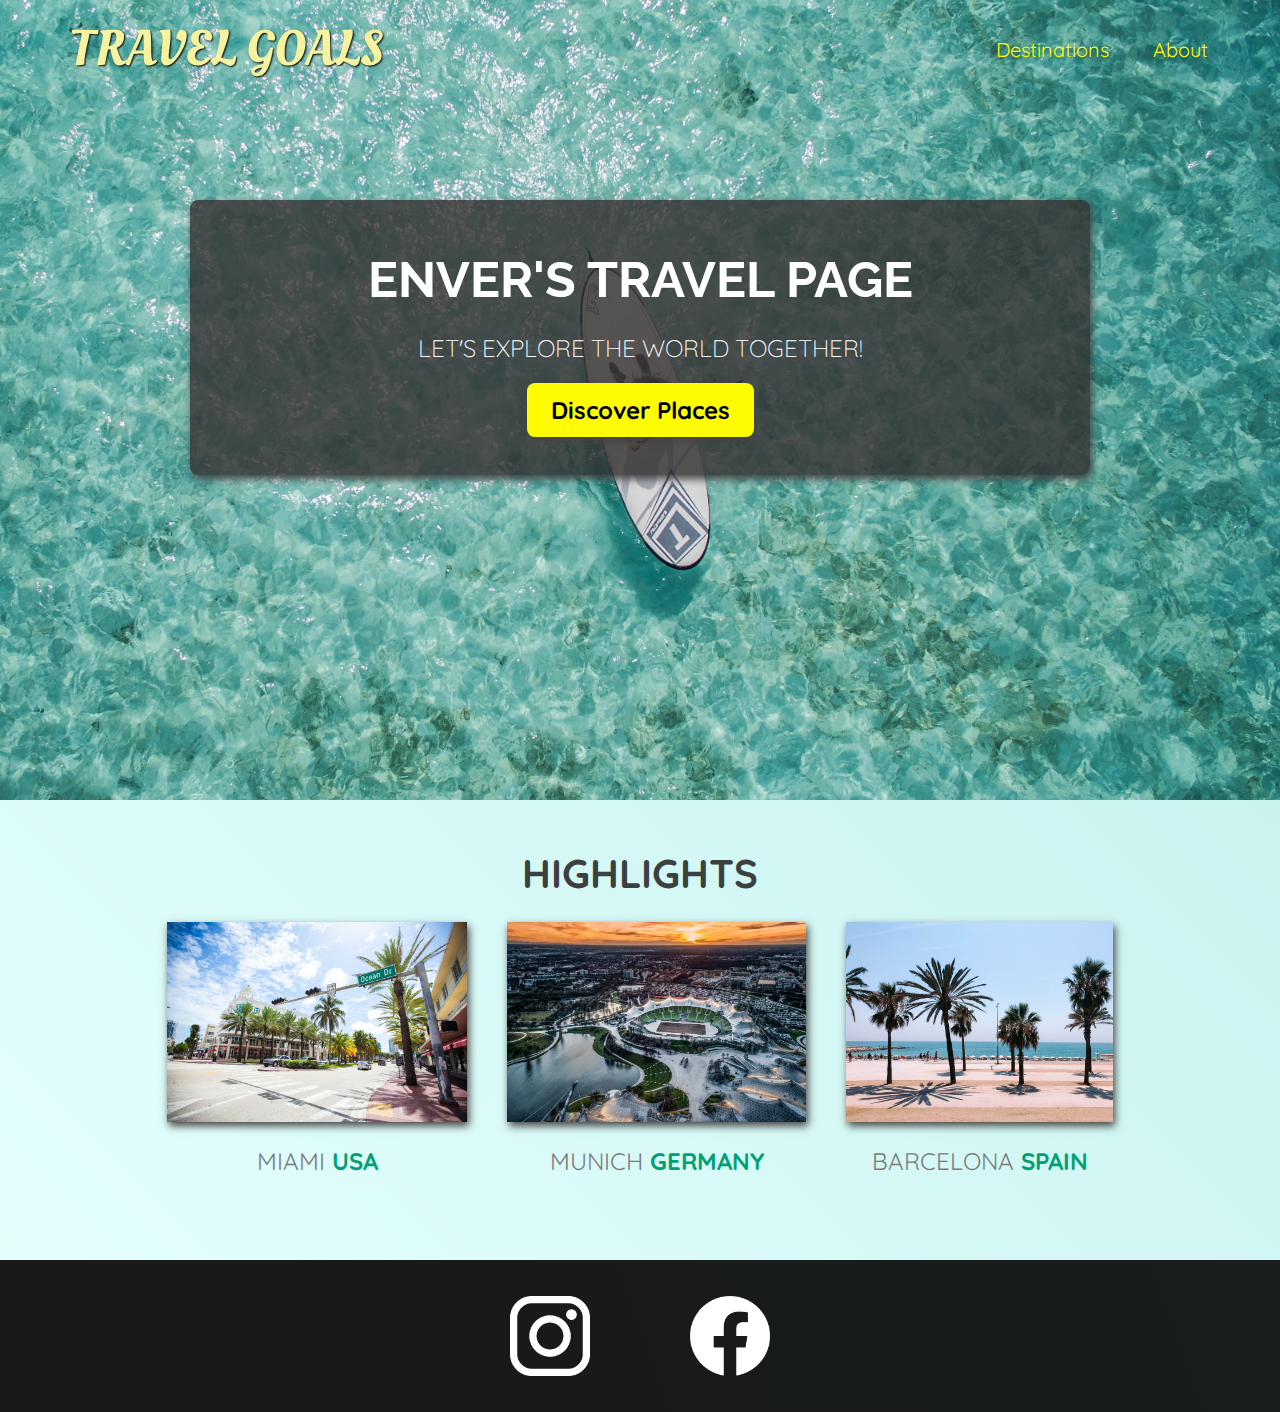
<file: index.html>
<!DOCTYPE html>
<html lang="en">
  <head>
    <meta charset="UTF-8" />
    <link
      href="https://fonts.googleapis.com/css2?family=Raleway:wght@700&family=Oleo+Script:wght@700&family=Quicksand:wght@300;500;700&display=swap"
      rel="stylesheet"
    />
    <link rel="stylesheet" href="shared.css" />
    <link rel="stylesheet" href="styles.css" />
    <title>Travel Goals</title>
  </head>
  <body>
    <header>
      <div id="page-logo">
        <a href="/index.html">Travel Goals</a>
      </div>

      <nav>
        <ul>
          <li><a href="/places.html">Destinations</a></li>
          <li><a href="">About</a></li>
        </ul>
      </nav>
    </header>
    <main>
      <section id="hero">
        <div id="hero-content">
          <h1>Enver's Travel page</h1>
          <p>Let's explore the world together!</p>
          <a href="/places.html">Discover Places</a>
        </div>
      </section>

      <section id="highlights">
        <h2>Highlights</h2>
        <ul id="destinations">
          <li class="destination">
            <img
              src="/images/places/miami.jpg"
              alt="Miami streets on sunny day"
            />
            <p>Miami <strong>USA</strong></p>
          </li>
          <li class="destination">
            <img src="/images/places/munich.jpg" alt="munich view" />
            <p>Munich <strong>Germany</strong></p>
          </li>
          <li class="destination">
            <img src="/images/places/barcelona.jpg" alt="ocean view" />
            <p>Barcelona <strong>Spain</strong></p>
          </li>
        </ul>
      </section>
    </main>
    <footer>
      <ul>
        <li>
          <a href="https://www.instagram.com"
            ><img src="/images/icons/insta.png" alt="instagram logo"
          /></a>
        </li>
        <li>
          <a href="https://www.facebook.com">
            <img src="/images/icons/facebook.png">
          </a>
        </li>
      </ul>
    </footer>
  </body>
</html>
</file>
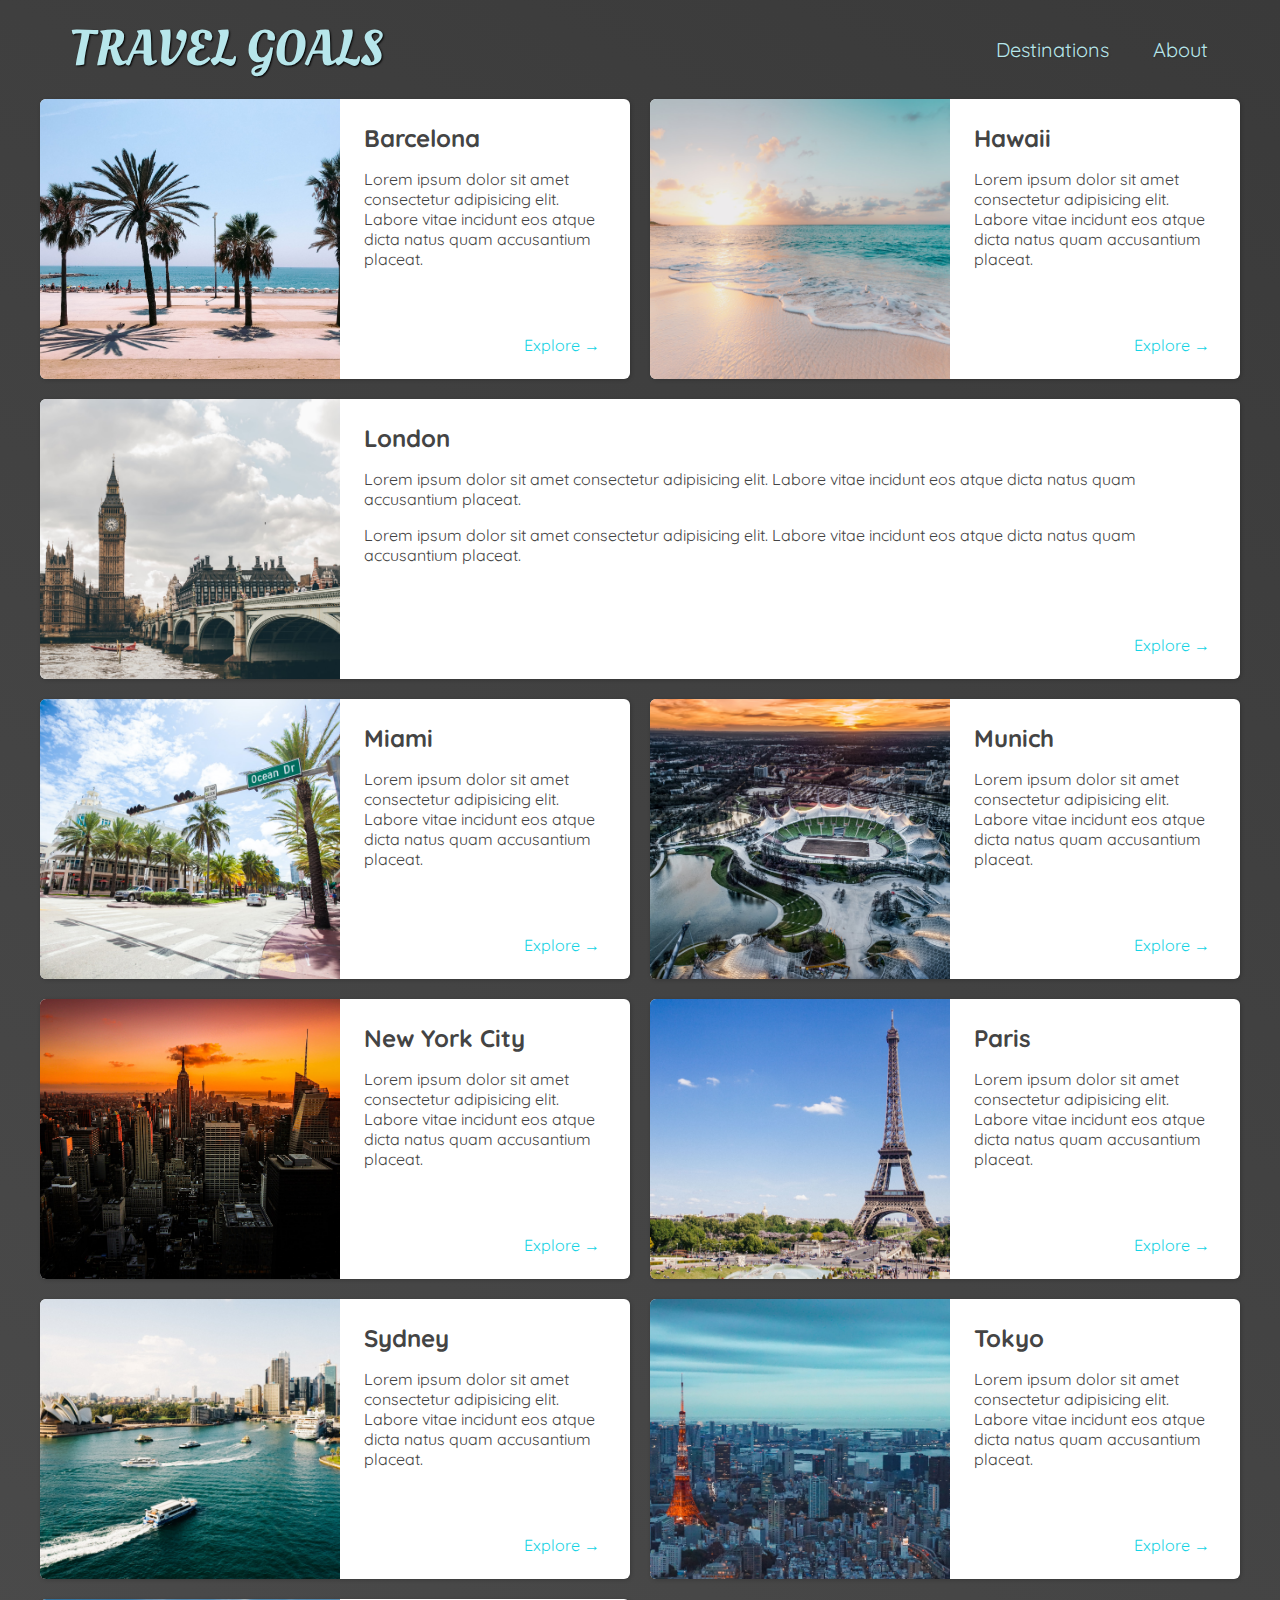
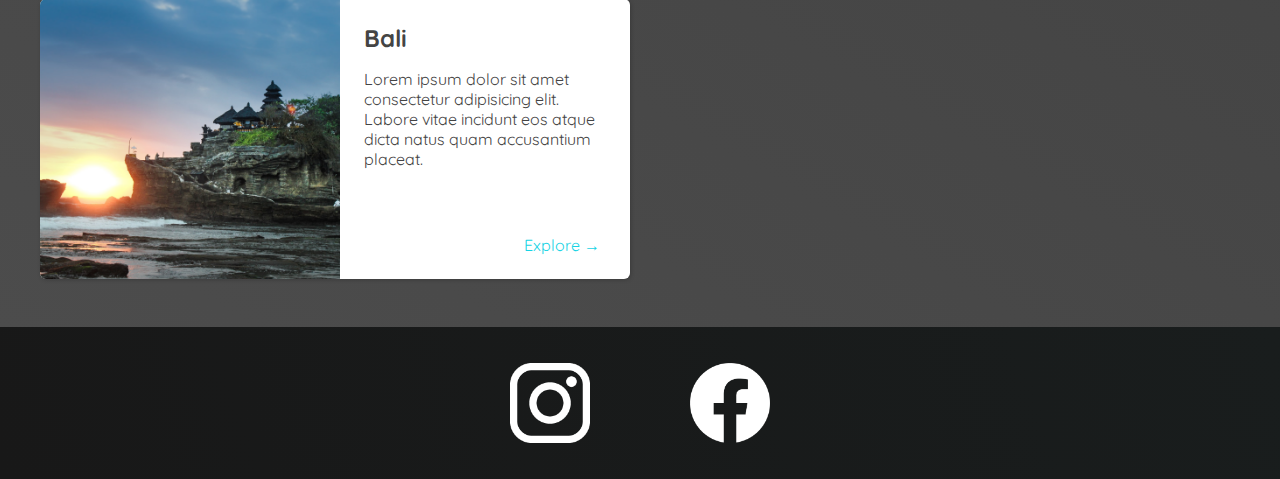
<file: places.html>
<!DOCTYPE html>
<html lang="en">
  <head>
    <meta charset="UTF-8" />
    <link
      href="https://fonts.googleapis.com/css2?family=Raleway:wght@700&family=Oleo+Script:wght@700&family=Quicksand:wght@300;500;700&display=swap"
      rel="stylesheet"
    />
    <link rel="stylesheet" href="shared.css" />
    <link rel="stylesheet" href="places.css" />
    <title>Travel Goals</title>
  </head>
  <body>
    <header>
      <div id="page-logo">
        <a href="/index.html">Travel Goals</a>
      </div>

      <nav>
        <ul>
          <li><a href="/places.html">Destinations</a></li>
          <li><a href="">About</a></li>
        </ul>
      </nav>
    </header>
    <main>
        <ul>
            <li>
              <img src="images/places/barcelona.jpg" alt="City of Barcelona" />
              <div class="item-content">
                <div>
                  <h2>Barcelona</h2>
                  <p>
                    Lorem ipsum dolor sit amet consectetur adipisicing elit. Labore
                    vitae incidunt eos atque dicta natus quam accusantium placeat.
                  </p>
                </div>
                <div class="actions">
                  <a href="https://en.wikipedia.org/wiki/Barcelona">Explore &#x2192</a>
                </div>
              </div>
            </li>
            <li>
              <img src="images/places/hawaii.jpg" alt="Hawaii beach" />
              <div class="item-content">
                <div>
                  <h2>Hawaii</h2>
                  <p>
                    Lorem ipsum dolor sit amet consectetur adipisicing elit. Labore
                    vitae incidunt eos atque dicta natus quam accusantium placeat.
                  </p>
                </div>
                <div class="actions">
                  <a href="hhttps://en.wikipedia.org/wiki/Hawaii">Explore &#x2192</a>
                </div>
              </div>
            </li>
            <li>
              <img src="images/places/london.jpg" alt="London city" />
              <div class="item-content">
                <div>
                  <h2>London</h2>
                  <p>
                    Lorem ipsum dolor sit amet consectetur adipisicing elit. Labore
                    vitae incidunt eos atque dicta natus quam accusantium placeat.
                  </p>
                  <p>
                    Lorem ipsum dolor sit amet consectetur adipisicing elit. Labore
                    vitae incidunt eos atque dicta natus quam accusantium placeat.
                  </p>
                </div>
                <div class="actions">
                  <a href="https://en.wikipedia.org/wiki/London">Explore &#x2192</a>
                </div>
              </div>
            </li>
            <li>
              <img src="images/places/miami.jpg" alt="Miami streets" />
              <div class="item-content">
                <div>
                  <h2>Miami</h2>
                  <p>
                    Lorem ipsum dolor sit amet consectetur adipisicing elit. Labore
                    vitae incidunt eos atque dicta natus quam accusantium placeat.
                  </p>
                </div>
                <div class="actions">
                  <a href="https://en.wikipedia.org/wiki/Miami">Explore &#x2192</a>
                </div>
              </div>
            </li>
            <li>
              <img src="images/places/munich.jpg" alt="Munich football stadium" />
              <div class="item-content">
                <div>
                  <h2>Munich</h2>
                  <p>
                    Lorem ipsum dolor sit amet consectetur adipisicing elit. Labore
                    vitae incidunt eos atque dicta natus quam accusantium placeat.
                  </p>
                </div>
                <div class="actions">
                  <a href="https://en.wikipedia.org/wiki/Munich">Explore &#x2192</a>
                </div>
              </div>
            </li>
            <li>
              <img src="images/places/new-york-city.jpg" alt="New York City skyline" />
              <div class="item-content">
                <div>
                  <h2>New York City</h2>
                  <p>
                    Lorem ipsum dolor sit amet consectetur adipisicing elit. Labore
                    vitae incidunt eos atque dicta natus quam accusantium placeat.
                  </p>
                </div>
                <div class="actions">
                  <a href="https://en.wikipedia.org/wiki/New_York_City"
                    >Explore &#x2192</a
                  >
                </div>
              </div>
            </li>
            <li>
              <img src="images/places/paris.jpg" alt="Paris city" />
              <div class="item-content">
                <div>
                  <h2>Paris</h2>
                  <p>
                    Lorem ipsum dolor sit amet consectetur adipisicing elit. Labore
                    vitae incidunt eos atque dicta natus quam accusantium placeat.
                  </p>
                </div>
                <div class="actions">
                  <a href="https://en.wikipedia.org/wiki/Paris">Explore &#x2192</a>
                </div>
              </div>
            </li>
            <li>
              <img src="images/places/sydney.jpg" alt="Sydney beach" />
              <div class="item-content">
                <div>
                  <h2>Sydney</h2>
                  <p>
                    Lorem ipsum dolor sit amet consectetur adipisicing elit. Labore
                    vitae incidunt eos atque dicta natus quam accusantium placeat.
                  </p>
                </div>
                <div class="actions">
                  <a href="https://en.wikipedia.org/wiki/Sydney">Explore &#x2192</a>
                </div>
              </div>
            </li>
            <li>
              <img src="images/places/tokyo.jpg" alt="Tokyo skyline" />
              <div class="item-content">
                <div>
                  <h2>Tokyo</h2>
                  <p>
                    Lorem ipsum dolor sit amet consectetur adipisicing elit. Labore
                    vitae incidunt eos atque dicta natus quam accusantium placeat.
                  </p>
                </div>
                <div class="actions">
                  <a href="https://en.wikipedia.org/wiki/Tokyo">Explore &#x2192</a>
                </div>
              </div>
            </li>
            <li>
              <img src="images/places/bali.jpg" alt="Bali beach" />
              <div class="item-content">
                <div>
                  <h2>Bali</h2>
                  <p>
                    Lorem ipsum dolor sit amet consectetur adipisicing elit. Labore
                    vitae incidunt eos atque dicta natus quam accusantium placeat.
                  </p>
                </div>
                <div class="actions">
                  <a href="https://en.wikipedia.org/wiki/Bali">Explore &#x2192</a>
                </div>
              </div>
            </li>
          </ul>
    </main>
    <footer>
      <ul>
        <li>
          <a href="https://www.instagram.com"
            ><img src="/images/icons/insta.png" alt="instagram logo"
          /></a>
        </li>
        <li>
          <a href="https://www.facebook.com">
            <img src="/images/icons/facebook.png" />
          </a>
        </li>
      </ul>
    </footer>
  </body>
</html>
</file>
<file: shared.css>
body {
  font-family: "Quicksand", sans-serif;
  margin: 0;
}

ul {
  list-style: none;
  margin: 0;
  padding: 0;
}

header {
  display: flex;
  justify-content: space-between;
  align-items: center;
  padding: 15px 60px;
  position: absolute;
  width: 100%;
  box-sizing: border-box;
}

#page-logo a {
  padding: 10px;
  font-family: "Oleo Script", sans-serif;
  color: rgb(245, 243, 160);
  font-size: 50px;
  text-decoration: none;
  text-transform: uppercase;
  text-shadow: 1px 1px 2px rgb(0, 0, 0);
}

header ul {
  display: flex;
}

header li {
  margin-left: 20px;
}

header a {
    color: rgb(255, 251, 0);
    text-decoration: none;
    font-size: 20px;
    padding:  12px;
    text-shadow: 1px 1px 2px rgba(0, 0, 0, 0.2);
    border-radius: 6px;
}

header nav a:hover {
    color: rgb(77, 77, 77);
    background-color: rgb(255, 251, 0)     
}

footer {
  background: linear-gradient(70deg, rgb(24, 24, 24), rgb(25, 29, 29));
  padding: 36px;
}

footer ul {
  display: flex;
  justify-content: center;
  
}

footer li {
  width: 80px;
  height: 80px;
  margin: 0 50px;
}

footer img {
  width: 100%;
  height: 100%;
}
</file>
<file: styles.css>
#hero {
    height: 800px;
    background-image: url("/images/places/ocean.jpeg");
    background-position: center;
    background-size: cover;
}

#hero-content {
    width: 900px;
    background-color: rgba(51, 47, 47, 0.8);
    box-shadow: 2px 4px 8px rgb(68, 67, 67);
    border-radius: 8px;
    text-align: center;
    padding: 50px 0;
    margin: 0 auto;
    position: relative;
    top: 200px;
}

#hero-content h1 {
    color: white;
    text-transform: uppercase;
    font-size: 50px;
    font-family: "Raleway", sans-serif;
    margin: 0;
}

#hero-content p {
    color: white;
    text-transform: uppercase;
    font-size: 24px;
    font-weight: 300;
    margin-bottom: 32px;
}

#hero-content a {
    text-decoration: none;
    background-color: rgb(255, 251, 0);
    padding: 12px 24px;
    color: black;
    font-size: 24px;
    font-weight: bold;
    border-radius: 8px;
    box-shadow: 2px 4px 8px rgb(68, 67, 67);
}

#hero-content a:hover {
    background-color: rgb(255, 238, 0);
}

#highlights {
    padding: 24px;
    background: linear-gradient(45deg, rgb(227, 255, 253), rgb(202, 243, 240))
}

#highlights h2 {
    text-transform: uppercase;
    text-align: center;
    font-size: 40px;
    color: rgb(59, 65, 64);
    margin: 24px 0;
}

#destinations {
    display: flex;
    width: 90%;
    margin: auto;
    margin-bottom: 40px;
    justify-content: center;
}

.destination {
    margin: 0 20px;
    text-transform: uppercase;
}

.destination p {
    text-align: center;
    font-size: 24px;
    color: rgb(124, 123, 123);
    margin: 20px 0;
}

.destination img {
    height: 200px;
    width: 100%;
    box-shadow: 2px 4px 8px rgb(68, 67, 67);
    object-fit: cover;
}

.destination strong {
    color: rgb(0, 160, 117);
}
</file>
<file: places.css>
body {
  background: linear-gradient(30deg, rgb(77, 77, 77), rgb(58, 58, 58));
  color: rgb(68, 68, 68);
}

#page-logo a {
  color: rgb(183, 230, 235);
}

header {
  position: static;
}

header a {
  color: rgb(183, 230, 235);
}

header nav a:hover {
    background-color: rgb(183, 230, 235);
    color: rgb(59, 59, 59);
}

main ul {
  width: 1200px;
  margin: 0 auto 48px auto;
  display: grid;
  grid-template-columns: 1fr 1fr;
  gap: 20px 20px;
}

main li {
  display: flex;
  background-color: white;
  box-shadow: 1px 1px 4px rgba(0, 0, 0, 0.2);
  border-radius: 6px;
  overflow: hidden;
}

main li:nth-of-type(3) {
  grid-column: 1 / span 2;
}

main li img {
  width: 300px;
  height: 280px;
  object-fit: cover;
}

.item-content {
  padding: 24px;
  display: flex;
  flex-direction: column;
  justify-content: space-between;
}

.item-content h2 {
    margin: 0;
}

.actions {
  text-align: right;
}

.actions a {
  text-decoration: none;
  padding: 6px;
  color: rgb(22, 211, 228);
  border-radius: 5px;
}

.actions a:hover {
  background-color: rgb(235, 253, 255);
}
</file>
